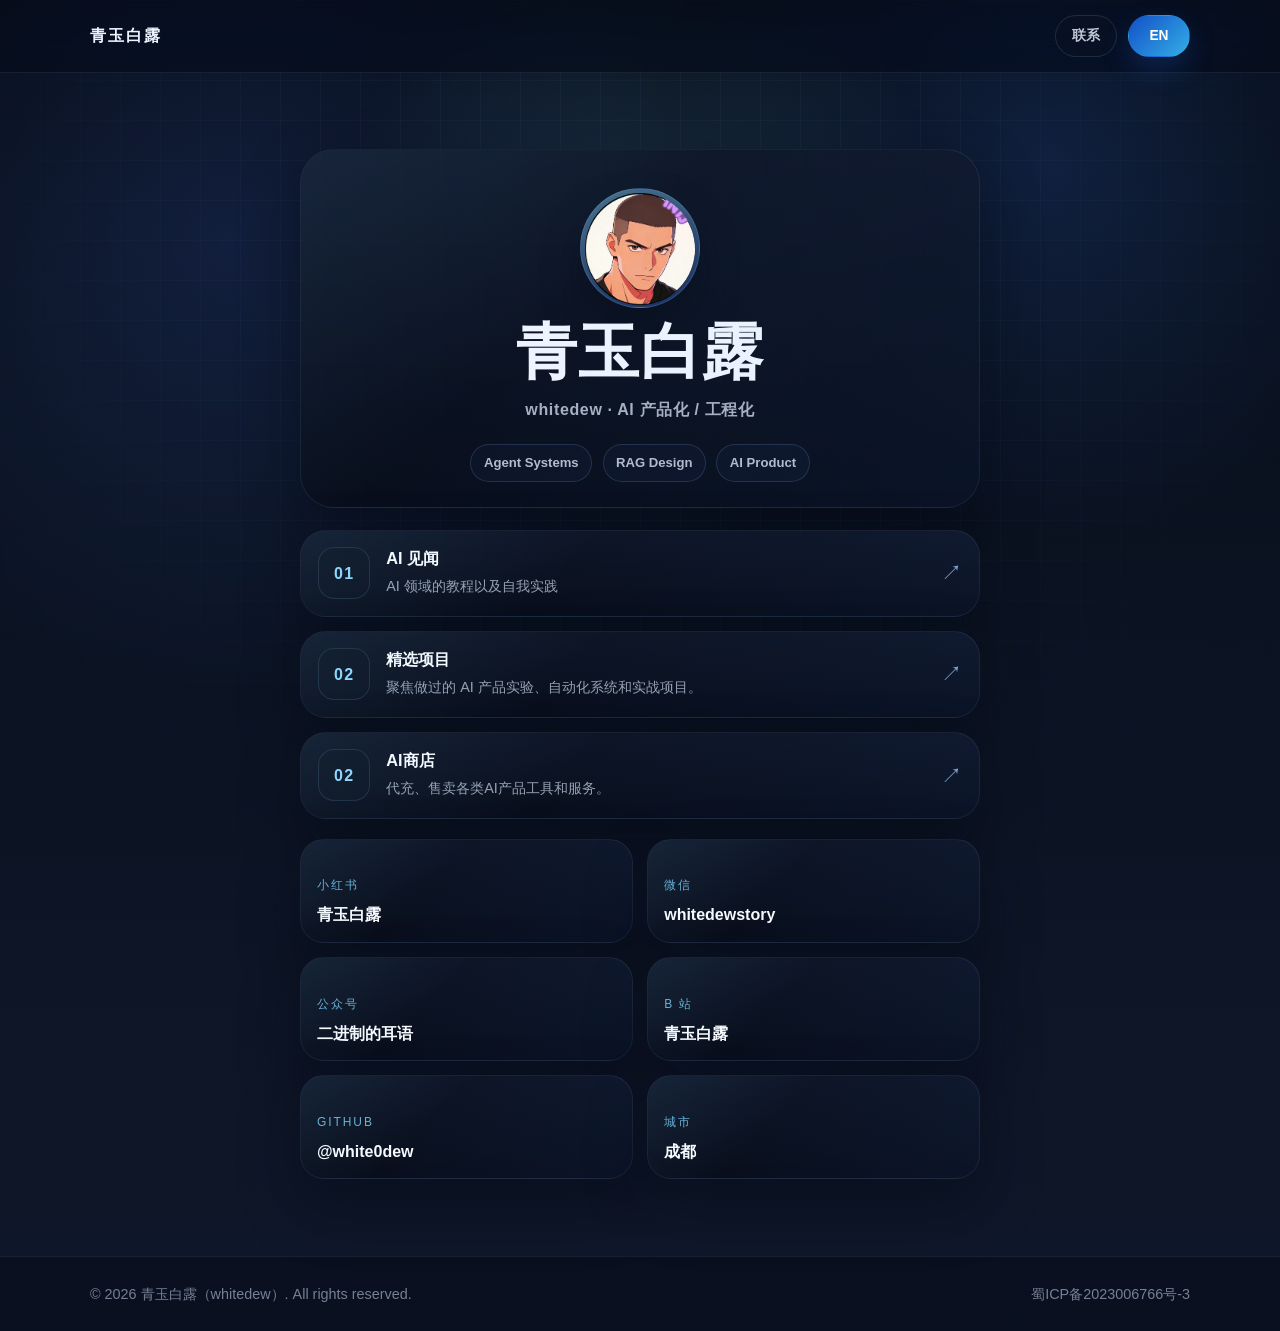
<file: index.html>
<!doctype html>
<html lang="zh-CN">
  <head>
    <meta charset="UTF-8" />
    <meta name="viewport" content="width=device-width, initial-scale=1.0" />
    <meta
      name="description"
      content="青玉白露（whitedew）的个人名片入口页，集中展示 AI 产品化、Agent、RAG 与个人作品入口。"
    />
    <meta name="theme-color" content="#08101d" />
    <title>青玉白露（whitedew） · Personal Card</title>
    <link rel="icon" type="image/svg+xml" href="public/favicon.svg?v=20260405-1" />
    <link rel="alternate icon" type="image/png" href="public/favicon.png?v=20260405-1" />
    <link rel="shortcut icon" href="public/favicon.svg?v=20260405-1" />
    <link rel="stylesheet" href="css/style.css?v=20260405-1" />
    <script
      defer
      src="https://umami.aistar.cool/script.js"
      data-website-id="8f4c108a-d47c-4449-aa25-66abdbd8303e"
    ></script>
    <script src="js/main.js?v=20260405-1" defer></script>
  </head>
  <body class="home-page">
    <header class="topbar">
      <div class="container topbar-inner">
        <a class="brand-mark" href="index.html">青玉白露</a>
        <div class="topbar-actions">
          <a class="topbar-pill" href="#contact">联系</a>
          <a
            class="topbar-pill accent"
            href="https://example.com/en"
            target="_blank"
            rel="noopener"
            >EN</a
          >
        </div>
      </div>
    </header>

    <main class="card-home">
      <section class="intro-shell reveal" id="about">
        <div class="avatar-orb">
          <img class="avatar-photo" src="public/icon.jpg?v=20260405-1" alt="青玉白露头像" />
        </div>
        <h1>青玉白露</h1>
        <p class="intro-alias">whitedew · AI 产品化 / 工程化</p>
        <div class="intro-tags" aria-label="关注方向">
          <span>Agent Systems</span>
          <span>RAG Design</span>
          <span>AI Product</span>
        </div>
      </section>

      <section class="entry-list reveal" id="links" aria-label="主入口">
        <a class="entry-card" href="https://blog.aistar.cool/blogs" target="_blank" rel="noopener">
          <span class="entry-icon">01</span>
          <span class="entry-copy">
            <strong>AI 见闻</strong>
            <span>AI 领域的教程以及自我实践</span>
          </span>
          <span class="entry-arrow" aria-hidden="true">↗</span>
        </a>

        <a class="entry-card" href="https://blog.aistar.cool/projects" target="_blank" rel="noopener">
          <span class="entry-icon">02</span>
          <span class="entry-copy">
            <strong>精选项目</strong>
            <span>聚焦做过的 AI 产品实验、自动化系统和实战项目。</span>
          </span>
          <span class="entry-arrow" aria-hidden="true">↗</span>
        </a>

         <a class="entry-card" href="https://store.reshub.vip/" target="_blank" rel="noopener">
          <span class="entry-icon">02</span>
          <span class="entry-copy">
            <strong>AI商店</strong>
            <span>代充、售卖各类AI产品工具和服务。</span>
          </span>
          <span class="entry-arrow" aria-hidden="true">↗</span>
        </a>
       

       
      </section>

      <section class="meta-grid reveal" id="contact" aria-label="联系方式">
         <a class="meta-item" target="_blank" rel="noopener">
          <span class="meta-label">小红书</span>
          <strong>青玉白露</strong>
        </a>
        <a class="meta-item" target="_blank" rel="noopener">
          <span class="meta-label">微信</span>
          <strong>whitedewstory</strong>
        </a>
        <a class="meta-item" href="mailto:hello@example.com">
          <span class="meta-label">公众号</span>
          <strong>二进制的耳语</strong>
        </a>
        <a class="meta-item" target="_blank" href="https://space.bilibili.com/353733347?spm_id_from=333.1007.0.0" rel="noopener">
          <span class="meta-label">B 站</span>
          <strong>青玉白露</strong>
        </a>
        <a class="meta-item" href="https://github.com/white0dew" target="_blank" rel="noopener">
          <span class="meta-label">GitHub</span>
          <strong>@white0dew</strong>
        </a>
        <div class="meta-item">
          <span class="meta-label">城市</span>
          <strong>成都</strong>
        </div>
      </section>
    </main>

    <footer class="site-footer">
      <div class="container footer-inner">
        <p>© <span id="year"></span> 青玉白露（whitedew）. All rights reserved.</p>
        <p>
          <a href="https://beian.miit.gov.cn/" target="_blank" rel="noopener"
            >蜀ICP备2023006766号-3</a
          >
        </p>
      </div>
    </footer>
  </body>
</html>
</file>
<file: css/style.css>
:root {
  --surface: rgba(255, 255, 255, 0.82);
  --surface-strong: #ffffff;
  --surface-muted: rgba(255, 255, 255, 0.68);
  --text: #132238;
  --muted: #60718a;
  --accent: #0f6fff;
  --accent-strong: #1d4ed8;
  --border: rgba(70, 98, 136, 0.18);
  --ring: rgba(29, 78, 216, 0.18);
  --shadow-soft: 0 18px 40px rgba(23, 47, 83, 0.12);
  --shadow-hover: 0 24px 44px rgba(15, 31, 58, 0.18);
  --max-width: 1100px;
  --radius: 24px;
  --radius-sm: 16px;
}

* {
  box-sizing: border-box;
}

html,
body {
  margin: 0;
  padding: 0;
}

body {
  font-family: "Avenir Next", "Segoe UI Variable", "PingFang SC", "HarmonyOS Sans SC",
    "Microsoft YaHei", sans-serif;
  color: var(--text);
  line-height: 1.72;
  background:
    radial-gradient(circle at 12% 12%, rgba(77, 148, 255, 0.16), transparent 28%),
    radial-gradient(circle at 86% 12%, rgba(48, 110, 222, 0.12), transparent 26%),
    linear-gradient(150deg, #f4f8ff 0%, #eef4fb 52%, #f8fbff 100%);
}

body::before {
  content: "";
  position: fixed;
  inset: 0;
  pointer-events: none;
  background-image:
    linear-gradient(rgba(106, 141, 191, 0.06) 1px, transparent 1px),
    linear-gradient(90deg, rgba(106, 141, 191, 0.06) 1px, transparent 1px);
  background-size: 32px 32px;
  mask-image: radial-gradient(circle at 50% 35%, black 28%, transparent 80%);
  z-index: -1;
}

body.home-page {
  color: #edf4ff;
  background:
    radial-gradient(circle at 50% 18%, rgba(110, 198, 255, 0.18), transparent 24%),
    radial-gradient(circle at 18% 18%, rgba(70, 118, 244, 0.16), transparent 30%),
    radial-gradient(circle at 82% 12%, rgba(32, 67, 133, 0.35), transparent 24%),
    linear-gradient(180deg, #060b14 0%, #0b1322 46%, #0f172a 100%);
}

body.home-page::before {
  background-image:
    linear-gradient(rgba(129, 167, 224, 0.08) 1px, transparent 1px),
    linear-gradient(90deg, rgba(129, 167, 224, 0.08) 1px, transparent 1px);
  background-size: 40px 40px;
  mask-image: radial-gradient(circle at 50% 20%, black 32%, transparent 82%);
  opacity: 0.65;
}

a {
  color: inherit;
  text-decoration: none;
}

.container {
  width: min(var(--max-width), calc(100% - 2.4rem));
  margin: 0 auto;
}

.topbar {
  position: sticky;
  top: 0;
  z-index: 50;
  backdrop-filter: blur(18px) saturate(160%);
  background: rgba(7, 12, 22, 0.58);
  border-bottom: 1px solid rgba(164, 190, 232, 0.1);
}

.topbar-inner {
  display: flex;
  align-items: center;
  justify-content: space-between;
  min-height: 72px;
  gap: 1rem;
}

.brand-mark {
  font-size: 1rem;
  font-weight: 780;
  letter-spacing: 0.12em;
  text-transform: uppercase;
}

.topbar-actions {
  display: flex;
  align-items: center;
  gap: 0.7rem;
}

.topbar-pill {
  display: inline-flex;
  align-items: center;
  justify-content: center;
  min-width: 62px;
  padding: 0.48rem 0.86rem;
  border-radius: 999px;
  border: 1px solid rgba(146, 181, 228, 0.16);
  background: rgba(12, 19, 34, 0.56);
  color: rgba(232, 239, 251, 0.82);
  font-size: 0.86rem;
  font-weight: 650;
  transition: border-color 0.2s ease, background 0.2s ease, transform 0.2s ease;
}

.topbar-pill:hover {
  transform: translateY(-1px);
  border-color: rgba(125, 211, 252, 0.34);
  background: rgba(18, 31, 55, 0.72);
}

.topbar-pill.accent {
  background: linear-gradient(135deg, rgba(20, 87, 214, 0.92), rgba(56, 189, 248, 0.92));
  border-color: transparent;
  color: #ffffff;
  box-shadow: 0 12px 28px rgba(33, 97, 214, 0.24);
}

.card-home {
  width: min(680px, calc(100% - 2rem));
  margin: 0 auto;
  padding: 4.75rem 0 3rem;
}

.intro-shell,
.meta-item,
.entry-card {
  position: relative;
  overflow: hidden;
  border: 1px solid rgba(151, 181, 224, 0.12);
  background: linear-gradient(180deg, rgba(15, 23, 42, 0.84), rgba(8, 14, 27, 0.92));
  box-shadow: 0 26px 60px rgba(4, 10, 21, 0.48);
}

.intro-shell::before,
.meta-item::before,
.entry-card::before {
  content: "";
  position: absolute;
  inset: 0;
  pointer-events: none;
  background: linear-gradient(135deg, rgba(125, 211, 252, 0.08), transparent 40%, rgba(59, 130, 246, 0.05));
}

.intro-shell {
  display: flex;
  flex-direction: column;
  align-items: center;
  text-align: center;
  border-radius: 34px;
  padding: 2.4rem 1.6rem 1.6rem;
}

.avatar-orb {
  width: 120px;
  height: 120px;
  display: grid;
  place-items: center;
  overflow: hidden;
  border-radius: 50%;
  padding: 4px;
  border: 1px solid rgba(148, 197, 255, 0.2);
  background: linear-gradient(160deg, rgba(125, 211, 252, 0.45), rgba(29, 78, 216, 0.28));
  box-shadow:
    inset 0 1px 18px rgba(255, 255, 255, 0.08),
    0 24px 40px rgba(7, 13, 25, 0.48);
}

.avatar-photo {
  width: 100%;
  height: 100%;
  display: block;
  object-fit: cover;
  border-radius: 50%;
  background: #0f172a;
}

.intro-kicker {
  margin: 1.05rem 0 0;
  font-size: 0.78rem;
  font-weight: 780;
  letter-spacing: 0.26em;
  color: #7dd3fc;
  text-transform: uppercase;
}

.intro-shell h1 {
  margin: 0.72rem 0 0;
  font-size: clamp(2.2rem, 6vw, 3.8rem);
  line-height: 1.06;
  letter-spacing: 0.02em;
}

.intro-alias {
  margin: 0.75rem 0 0;
  color: rgba(222, 233, 249, 0.74);
  font-size: 1rem;
  font-weight: 600;
  letter-spacing: 0.04em;
}

.intro-summary {
  margin: 1rem 0 0;
  max-width: 34rem;
  color: rgba(214, 225, 243, 0.76);
  font-size: 0.98rem;
}

.intro-tags {
  display: flex;
  flex-wrap: wrap;
  justify-content: center;
  gap: 0.65rem;
  margin-top: 1.25rem;
}

.intro-tags span {
  padding: 0.42rem 0.78rem;
  border-radius: 999px;
  border: 1px solid rgba(147, 197, 253, 0.16);
  background: rgba(14, 24, 43, 0.72);
  color: rgba(227, 237, 252, 0.78);
  font-size: 0.82rem;
  font-weight: 640;
}

.meta-grid {
  display: grid;
  grid-template-columns: repeat(2, minmax(0, 1fr));
  gap: 0.9rem;
  margin-top: 1.25rem;
}

.meta-item {
  display: flex;
  flex-direction: column;
  justify-content: flex-end;
  min-height: 104px;
  padding: 1rem 1rem 0.95rem;
  border-radius: 24px;
  transition: transform 0.2s ease, border-color 0.2s ease, background 0.2s ease;
}

a.meta-item:hover {
  transform: translateY(-2px);
  border-color: rgba(125, 211, 252, 0.3);
  background: linear-gradient(180deg, rgba(17, 28, 50, 0.9), rgba(10, 17, 30, 0.96));
}

.meta-label {
  font-size: 0.75rem;
  letter-spacing: 0.16em;
  text-transform: uppercase;
  color: rgba(125, 211, 252, 0.82);
}

.meta-item strong {
  margin-top: 0.46rem;
  font-size: 1rem;
  line-height: 1.45;
  color: #f7fbff;
}

.entry-list {
  display: grid;
  gap: 0.9rem;
  margin-top: 1.35rem;
}

.entry-card {
  display: grid;
  grid-template-columns: auto 1fr auto;
  align-items: center;
  gap: 1rem;
  border-radius: 26px;
  padding: 1.02rem 1.08rem;
  transition: transform 0.22s ease, border-color 0.22s ease, box-shadow 0.22s ease;
}

.entry-card:hover {
  transform: translateY(-2px);
  border-color: rgba(125, 211, 252, 0.36);
  box-shadow: 0 30px 62px rgba(2, 9, 20, 0.56);
}

.entry-icon {
  display: inline-flex;
  align-items: center;
  justify-content: center;
  width: 52px;
  height: 52px;
  border-radius: 16px;
  background: rgba(12, 20, 35, 0.88);
  border: 1px solid rgba(148, 196, 255, 0.14);
  color: #8dd7ff;
  font-weight: 760;
  letter-spacing: 0.08em;
}

.entry-copy {
  display: flex;
  flex-direction: column;
  min-width: 0;
}

.entry-copy strong {
  font-size: 1.02rem;
  line-height: 1.32;
  color: #f8fbff;
}

.entry-copy span {
  margin-top: 0.22rem;
  color: rgba(210, 222, 241, 0.7);
  font-size: 0.9rem;
}

.entry-arrow {
  font-size: 1.3rem;
  color: rgba(171, 206, 251, 0.76);
  transition: transform 0.2s ease, color 0.2s ease;
}

.entry-card:hover .entry-arrow {
  transform: translate(2px, -2px);
  color: #e0f2fe;
}

.site-footer {
  margin-top: 1.8rem;
  border-top: 1px solid var(--border);
  background: rgba(236, 242, 251, 0.72);
}

.home-page .site-footer {
  border-top-color: rgba(148, 181, 230, 0.1);
  background: rgba(4, 9, 18, 0.42);
}

.footer-inner {
  min-height: 74px;
  display: flex;
  align-items: center;
  justify-content: space-between;
  gap: 0.8rem;
  flex-wrap: wrap;
}

.footer-inner p {
  margin: 0;
  font-size: 0.9rem;
  color: var(--muted);
}

.home-page .footer-inner p,
.home-page .footer-inner a {
  color: rgba(197, 211, 235, 0.58);
}

.footer-inner a {
  color: var(--accent-strong);
}

/* 文章页 */
.site-header {
  position: sticky;
  top: 0;
  z-index: 40;
  backdrop-filter: blur(14px) saturate(150%);
  background: rgba(240, 247, 255, 0.78);
  border-bottom: 1px solid var(--border);
}

.header-inner {
  display: flex;
  justify-content: space-between;
  align-items: center;
  min-height: 68px;
  gap: 1rem;
}

.brand {
  font-size: 1.03rem;
  font-weight: 760;
  letter-spacing: 0.025em;
}

.site-nav {
  display: flex;
  flex-wrap: wrap;
  justify-content: flex-end;
  gap: 0.55rem;
}

.site-nav a {
  color: var(--muted);
  font-size: 0.92rem;
  font-weight: 620;
  padding: 0.35rem 0.78rem;
  border-radius: 999px;
  border: 1px solid transparent;
  transition: all 0.2s ease;
}

.site-nav a:hover {
  color: var(--accent-strong);
  border-color: var(--ring);
  background: rgba(29, 78, 216, 0.06);
}

.site-nav .external-link {
  color: #ffffff;
  border-color: transparent;
  background: linear-gradient(125deg, var(--accent), var(--accent-strong));
  box-shadow: 0 10px 18px rgba(29, 78, 216, 0.22);
}

.site-nav .external-link:hover {
  color: #ffffff;
  transform: translateY(-1px);
  box-shadow: 0 14px 22px rgba(29, 78, 216, 0.28);
}

.post-page {
  margin: 1.8rem auto;
  width: min(860px, calc(100% - 2.4rem));
}

.post-layout {
  position: relative;
  overflow: hidden;
  padding: 1.8rem;
  border-radius: var(--radius);
  border: 1px solid var(--border);
  background: linear-gradient(160deg, rgba(255, 255, 255, 0.88), rgba(246, 250, 255, 0.76));
  box-shadow: var(--shadow-soft);
  backdrop-filter: blur(6px);
}

.post-meta {
  color: var(--muted);
  font-size: 0.92rem;
}

.tag {
  margin: 0;
  font-size: 0.76rem;
  font-weight: 780;
  letter-spacing: 0.16em;
  color: var(--accent-strong);
  text-transform: uppercase;
}

.post-layout h1 {
  margin: 0.45rem 0 0.9rem;
  line-height: 1.3;
  font-size: clamp(1.55rem, 2.7vw, 2.2rem);
}

.post-content h2 {
  margin-top: 1.72rem;
  margin-bottom: 0.54rem;
  font-size: 1.2rem;
}

.post-content p {
  margin: 0.62rem 0;
}

.post-content ul,
.post-content ol {
  margin: 0.6rem 0;
  padding-left: 1.25rem;
}

.post-content li {
  margin: 0.35rem 0;
}

.back-link {
  display: inline-flex;
  align-items: center;
  gap: 0.35rem;
  margin-bottom: 1rem;
  color: var(--accent-strong);
  font-weight: 700;
}

.reading-progress {
  position: fixed;
  top: 0;
  left: 0;
  z-index: 60;
  width: 100%;
  height: 3px;
  transform: scaleX(0);
  transform-origin: left center;
  background: linear-gradient(90deg, #0f6fff, #38bdf8, #1d4ed8);
}

.reveal {
  opacity: 0;
  transform: translateY(18px);
  transition: opacity 0.56s ease, transform 0.56s ease;
}

.reveal.visible {
  opacity: 1;
  transform: translateY(0);
}

@media (max-width: 768px) {
  .container,
  .post-page {
    width: min(100%, calc(100% - 1.4rem));
  }

  .topbar-inner {
    min-height: 60px;
  }

  .card-home {
    width: min(100%, calc(100% - 1.2rem));
    padding-top: 3.6rem;
  }

  .meta-grid {
    grid-template-columns: 1fr;
  }

  .entry-card {
    grid-template-columns: 1fr auto;
    gap: 0.9rem;
  }

  .entry-icon {
    display: none;
  }

  .header-inner {
    align-items: flex-start;
    min-height: 58px;
    padding-top: 0.55rem;
    padding-bottom: 0.55rem;
  }
}

@media (max-width: 540px) {
  .brand-mark {
    font-size: 0.88rem;
    letter-spacing: 0.1em;
  }

  .topbar-actions {
    gap: 0.45rem;
  }

  .topbar-pill {
    min-width: 54px;
    padding: 0.42rem 0.72rem;
  }

  .intro-shell {
    padding: 1.5rem 0.92rem 1rem;
    border-radius: 28px;
  }

  .avatar-orb {
    width: 96px;
    height: 96px;
  }

  .intro-shell h1 {
    font-size: 2rem;
  }

  .intro-summary {
    font-size: 0.9rem;
  }

  .intro-tags {
    gap: 0.45rem;
    margin-top: 1rem;
  }

  .meta-item {
    min-height: 82px;
    padding: 0.88rem;
  }

  .entry-card {
    padding: 0.84rem 0.9rem;
    border-radius: 22px;
  }

  .entry-copy strong {
    font-size: 0.98rem;
  }

  .entry-copy span {
    font-size: 0.86rem;
  }

  .brand {
    font-size: 0.95rem;
  }

  .site-nav {
    gap: 0.4rem;
  }

  .site-nav a {
    font-size: 0.83rem;
    padding: 0.3rem 0.6rem;
  }

  .post-layout {
    padding: 1.2rem;
  }
}

@media (prefers-reduced-motion: reduce) {
  .topbar-pill,
  .meta-item,
  .entry-card,
  .entry-arrow,
  .site-nav a,
  .site-nav .external-link,
  .reveal,
  .reveal.visible {
    transition: none;
    transform: none;
  }

  .reveal,
  .reveal.visible {
    opacity: 1;
  }
}
</file>
